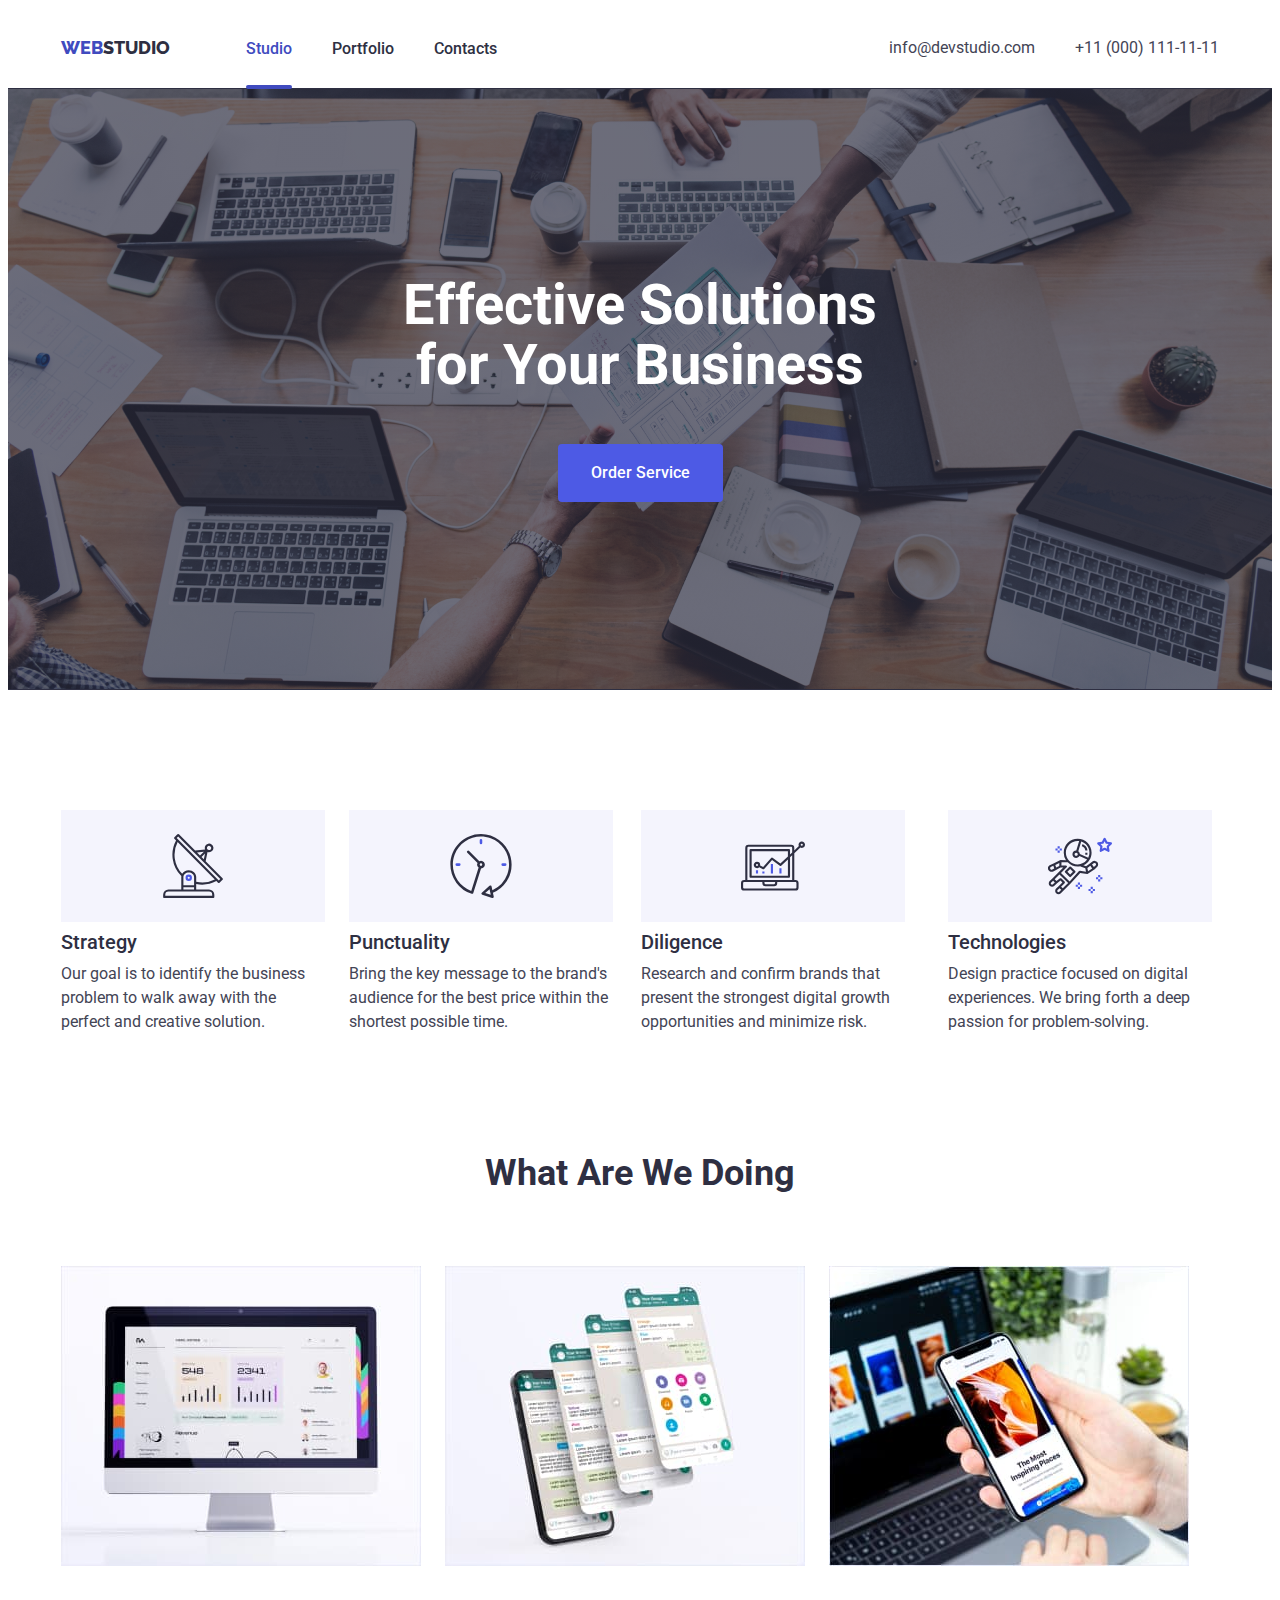
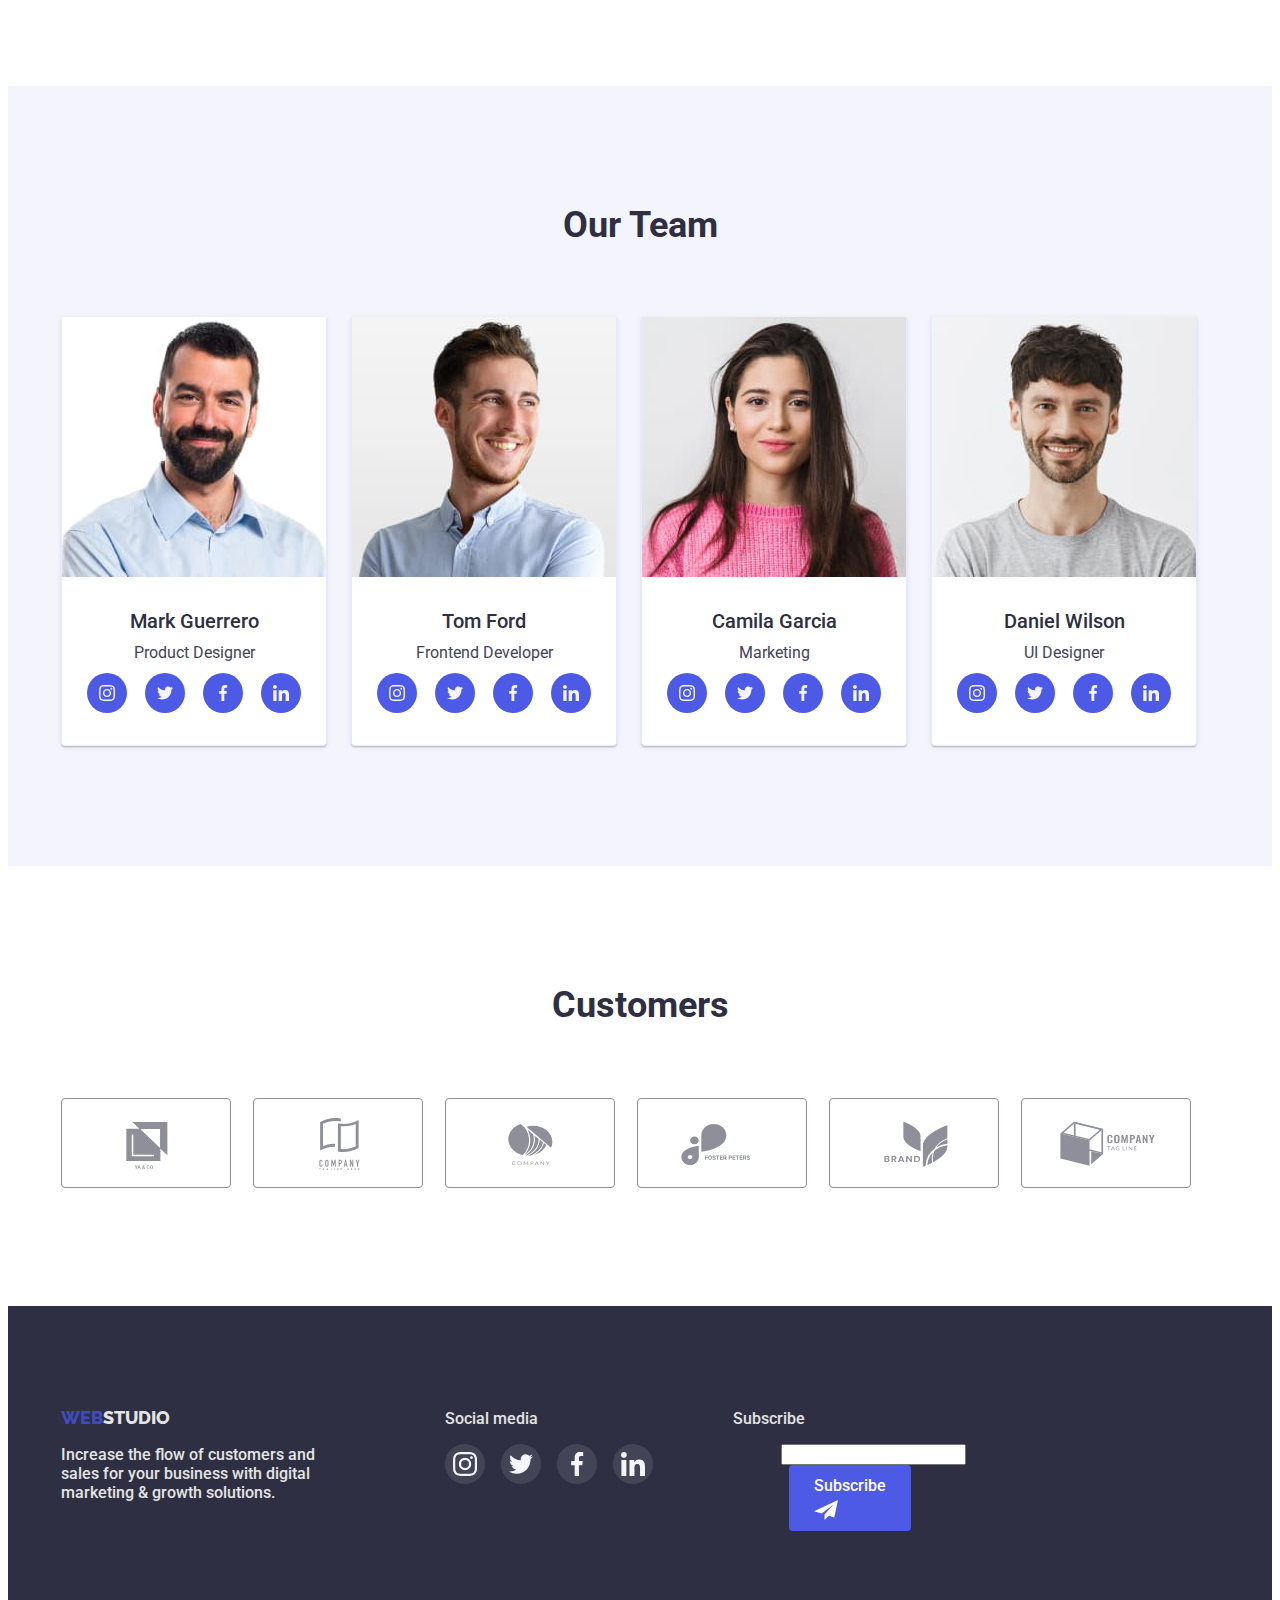
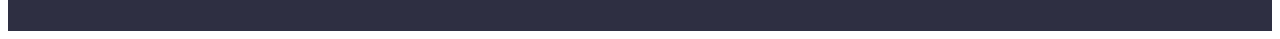
<file: index.html>
<!DOCTYPE html>
<html lang="en">
  <head>
    <meta charset="UTF-8" />
    <meta http-equiv="X-UA-Compatible" content="IE=edge" />
    <meta name="viewport" content="width=device-width, initial-scale=1.0" />
    <title>Document</title>
    <link
      href="https://fonts.googleapis.com/css2?family=Raleway:wght@800&family=Roboto:wght@400;500;700;900&display=swap"
      rel="stylesheet"
    />
    <link
      rel="stylesheet"
      href="https://cdnjs.cloudflare.com/ajax/libs/modern-normalize/1.1.0/modern-normalize.min.css"
      integrity="sha512-wpPYUAdjBVSE4KJnH1VR1HeZfpl1ub8YT/NKx4PuQ5NmX2tKuGu6U/JRp5y+Y8XG2tV+wKQpNHVUX03MfMFn9Q=="
      crossorigin="anonymous"
      referrerpolicy="no-referrer"
    />
    <link rel="stylesheet" href="./css/styles.css" />
  </head>
  <body class="body">
    <header>
      <div class="container header">
        <nav class="nav-header">
          <a href="./index.html" class="title">
            <span class="titleblue">WEB</span>STUDIO</a
          >

          <ul class="site-nav">
            <li class="item-nav">
              <a class="navigation current" href="./index.html"> Studio </a>
            </li>
            <li class="item-nav">
              <a class="navigation" href="./portfolio.html"> Portfolio </a>
            </li>
            <li class="item-nav">
              <a href="" class="navigation"> Contacts </a>
            </li>
          </ul>
        </nav>
        <address class="address">
          <ul class="site-address">
            <li class="item-adress">
              <a class="address-nav" href="mailto:info@devstudio.com">
                info@devstudio.com
              </a>
            </li>
            <li class="item-address">
              <a class="address-nav" href="tel:+110001111111">
                +11 (000) 111-11-11
              </a>
            </li>
          </ul>
        </address>
      </div>
    </header>

    <main>
      <section class="hero-section">
        <div class="container">
          <h1 class="hero-text">Effective Solutions for Your Business</h1>
          <button type="button" class="hero-button" data-modal-open>
            Order Service
          </button>
        </div>
      </section>

      <section class="section-two">
        <div class="container">
          <h2 class="list-name"></h2>
          <ul class="list-two">
            <li class="list-text">
              <div class="picture-two">
                <svg class="picture">
                  <use href="./images/icons.svg#icon-antenna"></use>
                </svg>
              </div>

              <h3 class="list-item">Strategy</h3>
              <p class="list-skills">
                Our goal is to identify the business problem to walk away with
                the perfect and creative solution.
              </p>
            </li>
            <li class="list-text">
              <div class="picture-two">
                <svg class="picture">
                  <use href="./images/icons.svg#icon-clock"></use>
                </svg>
              </div>

              <h3 class="list-item">Punctuality</h3>
              <p class="list-skills">
                Bring the key message to the brand's audience for the best price
                within the shortest possible time.
              </p>
            </li>
            <li class="list-text">
              <div class="picture-two">
                <svg class="picture">
                  <use href="./images/icons.svg#icon-diagram"></use>
                </svg>
              </div>

              <h3 class="list-item">Diligence</h3>
              <p class="list-skills">
                Research and confirm brands that present the strongest digital
                growth opportunities and minimize risk.
              </p>
            </li>
            <li class="list-text">
              <div class="picture-two">
                <svg class="picture">
                  <use href="./images/icons.svg#icon-astronaut"></use>
                </svg>
              </div>

              <h3 class="list-item">Technologies</h3>
              <p class="list-skills">
                Design practice focused on digital experiences. We bring forth a
                deep passion for problem-solving.
              </p>
            </li>
          </ul>
        </div>
      </section>

      <section class="section-three">
        <div class="container">
          <h2 class="title-three">What Are We Doing</h2>
          <ul class="list-three">
            <li class="list-img">
              <img src="./images/PC.jpg" alt="pc" width="360" />
            </li>
            <li class="list-img">
              <img src="./images/program.jpg" alt="program" width="360" />
            </li>
            <li class="list-img">
              <img src="./images/phone.jpg" alt="phone" width="360" />
            </li>
          </ul>
        </div>
      </section>

      <section class="section-four">
        <div class="container">
          <h2 class="title-four">Our Team</h2>
          <ul class="list-four">
            <li class="list-text-img">
              <img src="./images/Mark.jpg" alt="Mark" width="264" />
              <div class="text-card">
                <h3 class="list-item">Mark Guerrero</h3>
                <p class="list-skills text-four">Product Designer</p>
                <ul class="social-list">
                  <li class="social-item">
                    <a class="social-link">
                      <svg class="social-icon">
                        <use href="./images/icons.svg#icon-instagram"></use>
                      </svg>
                    </a>
                  </li>
                  <li class="social-item">
                    <a class="social-link">
                      <svg class="social-icon">
                        <use href="./images/icons.svg#icon-twitter"></use>
                      </svg>
                    </a>
                  </li>
                  <li class="social-item">
                    <a class="social-link">
                      <svg class="social-icon">
                        <use href="./images/icons.svg#icon-facebook"></use>
                      </svg>
                    </a>
                  </li>
                  <li class="social-item">
                    <a class="social-link">
                      <svg class="social-icon">
                        <use href="./images/icons.svg#icon-linkedin"></use>
                      </svg>
                    </a>
                  </li>
                </ul>
              </div>
            </li>
            <li class="list-text-img">
              <img src="./images/Tom.jpg" alt="Tom" width="264" />
              <div class="text-card">
                <h3 class="list-item">Tom Ford</h3>
                <p class="list-skills text-four">Frontend Developer</p>
                <ul class="social-list">
                  <li class="social-item">
                    <a class="social-link">
                      <svg class="social-icon">
                        <use href="./images/icons.svg#icon-instagram"></use>
                      </svg>
                    </a>
                  </li>
                  <li class="social-item">
                    <a class="social-link">
                      <svg class="social-icon">
                        <use href="./images/icons.svg#icon-twitter"></use>
                      </svg>
                    </a>
                  </li>
                  <li class="social-item">
                    <a class="social-link">
                      <svg class="social-icon">
                        <use href="./images/icons.svg#icon-facebook"></use>
                      </svg>
                    </a>
                  </li>
                  <li class="social-item">
                    <a class="social-link">
                      <svg class="social-icon">
                        <use href="./images/icons.svg#icon-linkedin"></use>
                      </svg>
                    </a>
                  </li>
                </ul>
              </div>
            </li>
            <li class="list-text-img">
              <img src="./images/Camila.jpg" alt="Camila" width="264" />
              <div class="text-card">
                <h3 class="list-item">Camila Garcia</h3>
                <p class="list-skills text-four">Marketing</p>
                <ul class="social-list">
                  <li class="social-item">
                    <a class="social-link">
                      <svg class="social-icon">
                        <use href="./images/icons.svg#icon-instagram"></use>
                      </svg>
                    </a>
                  </li>
                  <li class="social-item">
                    <a class="social-link">
                      <svg class="social-icon">
                        <use href="./images/icons.svg#icon-twitter"></use>
                      </svg>
                    </a>
                  </li>
                  <li class="social-item">
                    <a class="social-link">
                      <svg class="social-icon">
                        <use href="./images/icons.svg#icon-facebook"></use>
                      </svg>
                    </a>
                  </li>
                  <li class="social-item">
                    <a class="social-link">
                      <svg class="social-icon">
                        <use href="./images/icons.svg#icon-linkedin"></use>
                      </svg>
                    </a>
                  </li>
                </ul>
              </div>
            </li>
            <li class="list-text-img">
              <img src="./images/Daniel.jpg" alt="Daniel" width="264" />
              <div class="text-card">
                <h3 class="list-item">Daniel Wilson</h3>
                <p class="list-skills text-four">UI Designer</p>
                <ul class="social-list">
                  <li class="social-item">
                    <a class="social-link">
                      <svg class="social-icon">
                        <use href="./images/icons.svg#icon-instagram"></use>
                      </svg>
                    </a>
                  </li>
                  <li class="social-item">
                    <a class="social-link">
                      <svg class="social-icon">
                        <use href="./images/icons.svg#icon-twitter"></use>
                      </svg>
                    </a>
                  </li>
                  <li class="social-item">
                    <a class="social-link">
                      <svg class="social-icon">
                        <use href="./images/icons.svg#icon-facebook"></use>
                      </svg>
                    </a>
                  </li>
                  <li class="social-item">
                    <a class="social-link">
                      <svg class="social-icon">
                        <use href="./images/icons.svg#icon-linkedin"></use>
                      </svg>
                    </a>
                  </li>
                </ul>
              </div>
            </li>
          </ul>
        </div>
      </section>

      <section class="section-five">
        <div class="container">
          <h2 class="title-four">Customers</h2>
          <ul class="customers-list">
            <li class="customers-item">
              <a href="" class="customers-link">
                <svg class="customers-icon">
                  <use href="./images/icons.svg#icon-Logo"></use>
                </svg>
              </a>
            </li>
            <li class="customers-item">
              <a href="" class="customers-link">
                <svg class="customers-icon">
                  <use href="./images/icons.svg#icon-Logo-1"></use>
                </svg>
              </a>
            </li>
            <li class="customers-item">
              <a href="" class="customers-link">
                <svg class="customers-icon">
                  <use href="./images/icons.svg#icon-Logo-2"></use>
                </svg>
              </a>
            </li>
            <li class="customers-item">
              <a href="" class="customers-link">
                <svg class="customers-icon">
                  <use href="./images/icons.svg#icon-Logo-3"></use>
                </svg>
              </a>
            </li>
            <li class="customers-item">
              <a href="" class="customers-link">
                <svg class="customers-icon">
                  <use href="./images/icons.svg#icon-Logo-4"></use>
                </svg>
              </a>
            </li>
            <li class="customers-item">
              <a href="" class="customers-link">
                <svg class="customers-icon">
                  <use href="./images/icons.svg#icon-Logo-5"></use>
                </svg>
              </a>
            </li>
          </ul>
        </div>
      </section>
    </main>

    <footer class="footer">
      <div class="container footer-block">
        <div class="footer-container">
          <div class="footer-text">
            <a href="./index.html" class="title-footer">
              <span class="titleblue">WEB</span>STUDIO</a
            >
            <p class="list-footer">
              Increase the flow of customers and sales for your business with
              digital marketing & growth solutions.
            </p>
          </div>
        </div>

        <div class="footer-social">
          <h4 class="footer-title">Social media</h4>
          <ul class="footer-social-list">
            <li class="footer-social-item">
              <a class="footer-social-link">
                <svg class="footer-social-icon">
                  <use href="./images/icons.svg#icon-instagram"></use>
                </svg>
              </a>
            </li>
            <li class="footer-social-item">
              <a class="footer-social-link">
                <svg class="footer-social-icon">
                  <use href="./images/icons.svg#icon-twitter"></use>
                </svg>
              </a>
            </li>
            <li class="footer-social-item">
              <a class="footer-social-link">
                <svg class="footer-social-icon">
                  <use href="./images/icons.svg#icon-facebook"></use>
                </svg>
              </a>
            </li>
            <li class="footer-social-item">
              <a class="footer-social-link">
                <svg class="footer-social-icon">
                  <use href="./images/icons.svg#icon-linkedin"></use>
                </svg>
              </a>
            </li>
          </ul>
        </div>

        <div class="footer-subskribe">
          <h4 class="footer-title">Subscribe</h4>

          <form name="subskribe">
            <label for="e-mail">E-mail <input type="e-mail" /> </label>

            <button type="submit" class="button-subscribe">
              Subscribe
              <svg class="subskribe-icon">
                <use href="./images/icons.svg#icon-subcribe"></use>
              </svg>
            </button>
          </form>
        </div>
      </div>
    </footer>

    <div class="backdrop is-hidden" data-modal>
      <div class="modal">
        <button type="button" class="modal-close" data-modal-close>
          <svg class="svg-close">
            <use href="./images/icons.svg#icon-close"></use>
          </svg>
        </button>
        <div class="modal-forma">
          <h4 class="modal-title">
            Leave your contacts and we will call you back
          </h4>
          <form class="form" name="contact-form">
            <div class="name-list">
              <label class="form-label" for="user-name">Name</label>
              <input
                class="form-input"
                type="text"
                name="user-name"
                id="user-name"
                required
              />
              <svg class="form-img">
                <use href="./images/icons.svg#icon-Frame"></use>
              </svg>
            </div>

            <div class="name-list">
              <label class="form-label" for="user-phone">Phone</label>
              <input
                class="form-input"
                type="text"
                name="user-phone"
                id="user-name"
                required
              />
              <svg class="form-img">
                <use href="./images/icons.svg#icon-phone-black"></use>
              </svg>
            </div>

            <div class="name-list">
              <label class="form-label" for="user-message">Email</label>
              <input
                class="form-input"
                type="text"
                name="user-message"
                id="user-name"
                required
              />
              <svg class="form-img">
                <use href="./images/icons.svg#icon-email-black"></use>
              </svg>
            </div>

            <div class="name-list">
              <label class="form-label" for="user-comments">Coments</label>
              <textarea
                class="form-input"
                name="user-comments"
                id="user-comments"
                placeholder="Text-imput"
              ></textarea>
            </div>
            <div>
              <label class="accept"> I accept the terms and conditions of the <a class="privacy-policy"> Privacy Policy</a></label>
              <input type="checkbox" name="Privacy Policy" >
            </div>
            <button type="submit" class="button-send">Send</button>


          </form>
        </div>
      </div>
      
    </div>

    <script src="./modal.js"></script>
  </body>
</html>
</file>
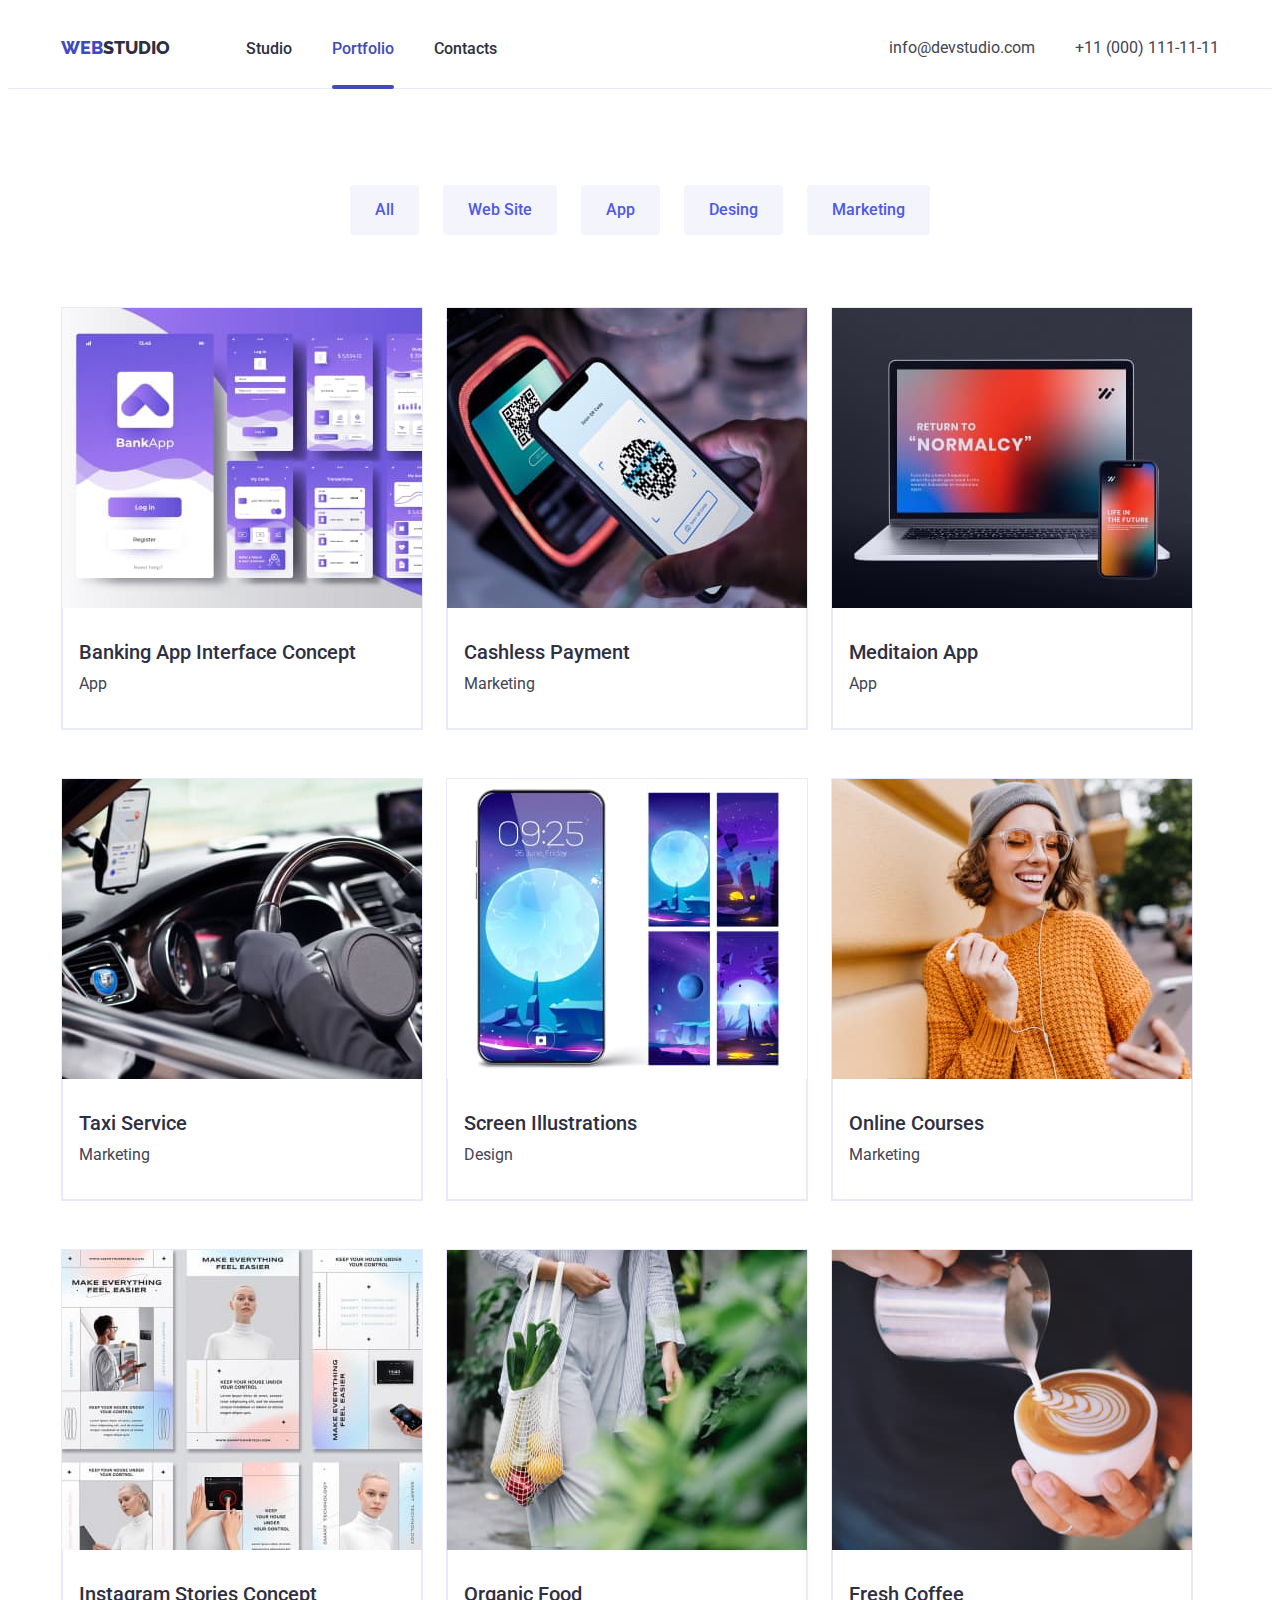
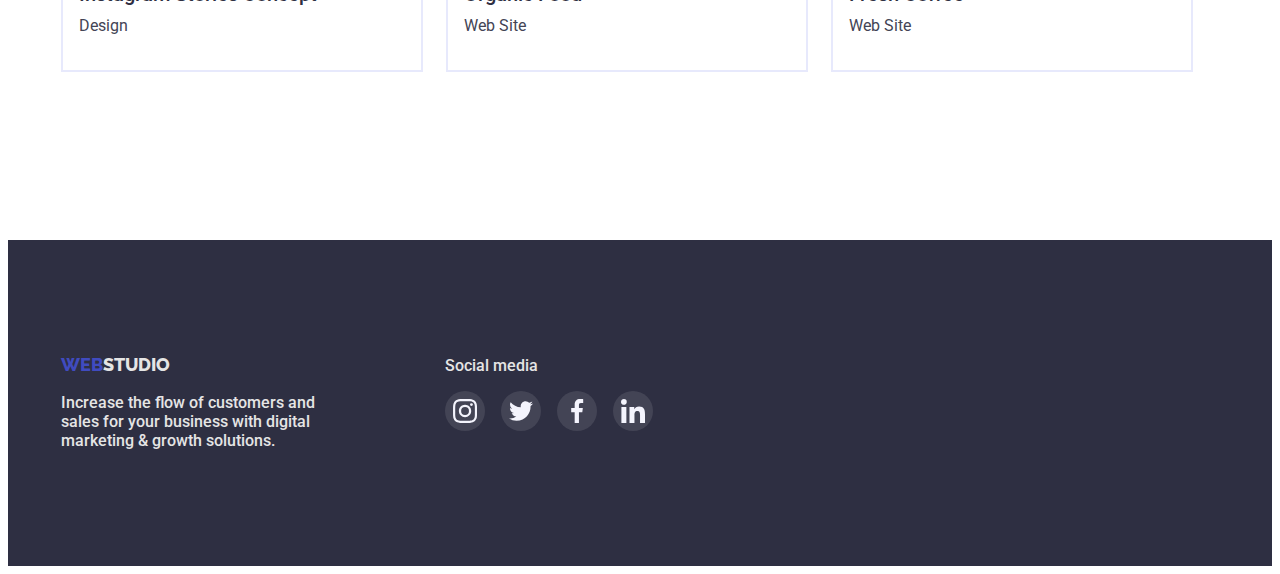
<file: portfolio.html>
<!DOCTYPE html>
<html lang="en">
  <head>
    <meta charset="UTF-8" />
    <meta http-equiv="X-UA-Compatible" content="IE=edge" />
    <meta name="viewport" content="width=device-width, initial-scale=1.0" />
    <title>Document</title>
    <link
      href="https://fonts.googleapis.com/css2?family=Raleway:wght@800&family=Roboto:wght@400;500;700;900&display=swap"
      rel="stylesheet"
    />
    <link
      rel="stylesheet"
      href="https://cdnjs.cloudflare.com/ajax/libs/modern-normalize/1.1.0/modern-normalize.min.css"
      integrity="sha512-wpPYUAdjBVSE4KJnH1VR1HeZfpl1ub8YT/NKx4PuQ5NmX2tKuGu6U/JRp5y+Y8XG2tV+wKQpNHVUX03MfMFn9Q=="
      crossorigin="anonymous"
      referrerpolicy="no-referrer"
    />
    <link rel="stylesheet" href="./css/styles.css" />
  </head>

  <body>
    <body class="body">
    <header class="header-portfolio">
      <div class="container header ">
        <nav class="nav-header" >
          <a href="./index.html" class="title">
            <span class="titleblue">WEB</span>STUDIO</a>

          <ul class="site-nav">
            <li class="item-nav">
              <a class="navigation" href="./index.html"> Studio </a>
            </li>
            <li class="item-nav">
              <a class="navigation current" href="./portfolio.html"> Portfolio </a>
            </li>
            <li class="item-nav">
              <a href="" class="navigation"> Contacts </a>
            </li>
          </ul>
        </nav>
        <address class="address">
          <ul class="site-address">
            <li class="item-adress">
              <a class="address-nav" href="mailto:info@devstudio.com">
                info@devstudio.com
              </a>
            </li>
            <li class="item-address">
              <a class="address-nav" href="tel:+110001111111">
                +11 (000) 111-11-11
              </a>
            </li>
          </ul>
        </address>
      </div>
    </header>

    <main>
      <div class="container">
        <section class="section-portfolio">
        <ul class="list-button">
          <li class="btn">
            <button type="button" class="button-portfolio">All</button></li>
          <li class="btn">
            <button type="button" class="button-portfolio">Web Site</button>
          </li>
          <li class="btn">
            <button type="button" class="button-portfolio">App</button></li>
          <li class="btn">
            <button type="button" class="button-portfolio">Desing</button>
          </li>
          <li class="btn">
            <button type="button" class="button-portfolio">Marketing</button>
          </li>
        </ul>
        <ul class="portfolio-list-img">
          <li class="portfolio-img">
            <a href="" class="link-card thum-link">
              <div class="card-info">
                <img src="./images/img1.jpg" alt="img1" width="360" />
              <div class="text-info">
                <p class="text-box">
                  14 Stylish and User-Friendly App Design Concepts ·
                   Task Manager App · Calorie Tracker App ·
                    Exotic Fruit Ecommerce App · 
                    Cloud Storage App
                </p>
              </div>
              </div>
            <div class="postcard-prtf">
              <h3 class="list-item-portfolio">Banking App Interface Concept</h3>
            <p class="list-skills-portfolio">App</p>         
            </div>
            </a>
            
          </li>
          <li class="portfolio-img">
            <a href="" class="link-card thum-link">
              <div class="card-info">
                <img src="./images/img2.jpg" alt="img2" width="360" />
              <div class="text-info">
                <p class="text-box">
                  14 Stylish and User-Friendly App Design Concepts ·
                   Task Manager App · Calorie Tracker App ·
                    Exotic Fruit Ecommerce App · 
                    Cloud Storage App
                </p>
              </div>
              </div>
            <div class="postcard-prtf">
              <h3 class="list-item-portfolio">Cashless Payment</h3>
            <p class="list-skills-portfolio">Marketing</p>
            </div>
            </a>
            
            
          </li>
          <li class="portfolio-img">
            <a href="" class="link-card thum-link">
              <div class="card-info">
                <img src="./images/img3.jpg" alt="img3" width="360" />
              <div class="text-info">
                <p class="text-box">
                  14 Stylish and User-Friendly App Design Concepts ·
                   Task Manager App · Calorie Tracker App ·
                    Exotic Fruit Ecommerce App · 
                    Cloud Storage App
                </p>
              </div>
              </div>
            <div class="postcard-prtf">
              <h3 class="list-item-portfolio">Meditaion App</h3>
            <p class="list-skills-portfolio">App</p>
            </div>
            </a>
            
            
          </li>
          <li class="portfolio-img">
            <a href="" class="link-card thum-link">
              <div class="card-info">
                <img src="./images/img4.jpg" alt="img4" width="360" />
              <div class="text-info">
                <p class="text-box">
                  14 Stylish and User-Friendly App Design Concepts ·
                   Task Manager App · Calorie Tracker App ·
                    Exotic Fruit Ecommerce App · 
                    Cloud Storage App
                </p>
              </div>
              </div>
            <div class="postcard-prtf">
              <h3 class="list-item-portfolio">Taxi Service</h3>
            <p class="list-skills-portfolio">Marketing</p>
            </div>
            
            </a>
            
          </li>
          <li class="portfolio-img">
            <a href="" class="link-card thum-link">
              <div class="card-info">
                <img src="./images/img5.jpg" alt="img5" width="360" />
              <div class="text-info">
                <p class="text-box">
                  14 Stylish and User-Friendly App Design Concepts ·
                   Task Manager App · Calorie Tracker App ·
                    Exotic Fruit Ecommerce App · 
                    Cloud Storage App
                </p>
              </div>
              </div>
            <div class="postcard-prtf">
              <h3 class="list-item-portfolio">Screen Illustrations</h3>
            <p class="list-skills-portfolio">Design</p>
            </div>
            </a>
            
            
          </li>
          <li class="portfolio-img">
            <a href="" class="link-card thum-link">
              <div class="card-info">
                <img src="./images/img6.jpg" alt="img6" width="360" />
              <div class="text-info">
                <p class="text-box">
                  14 Stylish and User-Friendly App Design Concepts ·
                   Task Manager App · Calorie Tracker App ·
                    Exotic Fruit Ecommerce App · 
                    Cloud Storage App
                </p>
              </div>
              </div>
            <div class="postcard-prtf">
              <h3 class="list-item-portfolio">Online Courses</h3>
            <p class="list-skills-portfolio">Marketing</p>
            </div>
            </a>
            
            
          </li>
          <li class="portfolio-img">
            <a href="" class="link-card thum-link">
              <div class="card-info">
                <img src="./images/img7.jpg" alt="img7" width="360" />
              <div class="text-info">
                <p class="text-box">
                  14 Stylish and User-Friendly App Design Concepts ·
                   Task Manager App · Calorie Tracker App ·
                    Exotic Fruit Ecommerce App · 
                    Cloud Storage App
                </p>
              </div>
              </div>
            <div class="postcard-prtf">
              <h3 class="list-item-portfolio">Instagram Stories Concept</h3>
            <p class="list-skills-portfolio">Design</p>
            </div>
            </a>
            
            
          </li>
          <li class="portfolio-img">
            <a href="" class="link-card thum-link">
              <div class="card-info">
                <img src="./images/img8.jpg" alt="img8" width="360" />
              <div class="text-info">
                <p class="text-box">
                  14 Stylish and User-Friendly App Design Concepts ·
                   Task Manager App · Calorie Tracker App ·
                    Exotic Fruit Ecommerce App · 
                    Cloud Storage App
                </p>
              </div>
              </div>
            <div class="postcard-prtf">
              <h3 class="list-item-portfolio">Organic Food</h3>
            <p class="list-skills-portfolio">Web Site</p>
            </div>
            </a>
            
            
          </li>
          <li class="portfolio-img">
            <a href="" class="link-card thum-link">
              <div class="card-info">
                <img src="./images/img9.jpg" alt="img9" width="360" />
              <div class="text-info">
                <p class="text-box">
                  14 Stylish and User-Friendly App Design Concepts ·
                   Task Manager App · Calorie Tracker App ·
                    Exotic Fruit Ecommerce App · 
                    Cloud Storage App
                </p>
              </div>
              </div>
            <div class="postcard-prtf">
              <h3 class="list-item-portfolio">Fresh Coffee</h3>
            <p class="list-skills-portfolio">Web Site</p>
            </div>
            </a>
            
            
          </li>
        </ul>
      </section>

          </div>
      
    </main>
    <footer class="footer">
      <div class="container footer-block">
        <div class="footer-container">
          <div class="footer-text">
            <a href="./index.html" class="title-footer">
              <span class="titleblue">WEB</span>STUDIO</a>
            <p class="list-footer">
              Increase the flow of customers and sales for your business with
              digital marketing & growth solutions.
            </p>

          </div>
          
        </div>
        
        <div class="footer-social">
            <h4 class="list-footer">Social media</h4>
             <ul class="footer-social-list">
                  <li class="footer-social-item">
                    <a class="footer-social-link">
                      <svg class="footer-social-icon">
                        <use href="./images/icons.svg#icon-instagram"></use>
                      </svg>
                    </a>
                  </li>
                  <li class="footer-social-item">
                    <a class="footer-social-link">
                      <svg class="footer-social-icon">
                        <use href="./images/icons.svg#icon-twitter"></use>
                      </svg>
                    </a>
                  </li>
                  <li class="footer-social-item">
                    <a class="footer-social-link">
                      <svg class="footer-social-icon">
                        <use href="./images/icons.svg#icon-facebook"></use>
                      </svg>
                    </a>
                  </li>
                  <li class="footer-social-item">
                    <a class="footer-social-link">
                      <svg class="footer-social-icon">
                        <use href="./images/icons.svg#icon-linkedin"></use>
                      </svg>
                    </a>
                  </li>
                </ul>
               </div>
               
         
      </div>
    </footer>
  </body>
</html>
</file>
<file: css/styles.css>
:root {
  --background-color: #e5e5e5;
  --title-text-color: #2e2f42;
  --text-color: #434455;
  --accent-color: #404bbf;
  --background-color-button: #f4f4fd;
  --white-color: #ffffff;
  --social-color: #4d5ae5;
  --hover-social: #404bbf;
  --hover-footer: #31d0aa;
  --color-customers: #8e8f99;
  --modal-bcg: #fcfcfc;
}

body {
  font-family: "Roboto", sans-serif;
  color: var(--title-text-color);
}

ul {
  padding: 0;
  margin: 0;
  list-style-type: none;
}

a {
  cursor: pointer;
}

h1,
h2,
h3,
h4,
p,
a {
  margin: 0px;
}

img {
  display: block;
  width: 100%;
}

/*container*/
.container {
  padding: 0px 15px;
  margin-left: auto;
  margin-right: auto;
  max-width: 1158px;
}

/*Header*/

.title {
  font-family: "Raleway", sans-serif;
  font-weight: 800;
  font-size: 18px;
  line-height: 1.8;
  color: var(--title-text-color);
  text-decoration: none;
  padding-top: 24px;
  padding-bottom: 24px;
  margin-right: 76px;
}

.titleblue {
  color: var(--accent-color);
}

.header {
  display: flex;
  align-items: center;
  font-weight: 500;
}

.nav-header {
  display: flex;
}

.site-nav {
  display: flex;
  align-items: center;
}
.item-nav {
  margin-right: 40px;
}

.item-nav:last-child {
  margin-right: 0;
}

.navigation {
  position: relative;
  display: block;
  color: var(--title-text-color);
  text-decoration: none;
  padding: 24px 0;

  justify-content: center;
  transition: color 250ms cubic-bezier(0.4, 0, 0.2, 1);
}

.navigation.current::after {
  content: "";
  position: absolute;
  bottom: -7px;
  display: block;
  width: 100%;
  height: 4px;
  background-color: currentColor;
  border-radius: 2px;
}

.navigation.current {
  position: relative;
  display: block;
  color: var(--hover-social);
  text-decoration: none;
  padding: 24px 0;

  justify-content: center;
}

.navigation:hover,
.navigation:focus {
  color: var(--accent-color);
  animation-duration: 250ms;
}

.item-adress {
  margin-right: 40px;
}

.site-address .item + .item {
  margin-right: 40px;
}
.address-nav {
  display: block;

  padding-top: 24px;
  padding-bottom: 24px;
  color: var(--text-color);
  font-size: 16px;
  line-height: 1.5;
  text-decoration: none;
  font-weight: 400;

  transition: color 250ms cubic-bezier(0.4, 0, 0.2, 1);
}

.address-nav:hover,
.address-nav:focus {
  color: var(--accent-color);
}

.site-address {
  display: flex;
}

.address {
  font-style: normal;
  margin-left: auto;
}
/*body*/

.hero-section {
  margin: 0 auto;
  max-width: 1440px;
  padding-top: 188px;
  padding-bottom: 188px;
  background-color: var(--title-text-color);
  align-items: center;
  background-image: linear-gradient(
      to right,
      rgba(46, 47, 66, 0.7),
      rgba(46, 47, 66, 0.7)
    ),
    url(../images/people-office.jpg);
  background-repeat: no-repeat;
  background-position: center;
}

.hero-text {
  color: var(--white-color);
  font-weight: 700;
  font-size: 56px;
  line-height: 1.07;
  max-width: 494px;
  left: 473px;
  top: 260px;
  margin: 0 auto;
  margin-bottom: 48px;
  text-align: center;
}

.hero-button {
  padding: 16px 32px;
  border-radius: 4px;
  text-align: center;
  border: 1px solid transparent;

  margin: 0 auto;
  display: block;

  font-family: inherit;
  font-weight: 500;
  font-size: 16px;
  line-height: 1.5;
  background-color: var(--social-color);
  color: var(--white-color);
  cursor: pointer;

  transition: box-shadow 250ms cubic-bezier(0.4, 0, 0.2, 1),
    background-color 250ms cubic-bezier(0.4, 0, 0.2, 1);
}

.hero-button:hover,
.hero-button:focus {
  background-color: var(--accent-color);
}

/*sectio two*/

.section-two {
  padding-top: 120px;
}
.picture-two {
  width: 264px;
  height: 112px;
  display: flex;
  margin-bottom: 8px;
  gap: 24px;
  align-items: center;
  justify-content: center;
  background-color: var(--background-color-button);
  margin-bottom: 8px;
}

.picture {
  display: block;
  width: 64px;
  height: 64px;
}

.list-two {
  display: flex;
}

.list-text:not(:last-child) {
  margin-right: 24px;
}

.list-name {
  margin-top: 0;
  margin-bottom: 0;
}

.list-item {
  font-weight: 500;
  font-size: 20px;
  line-height: 1.2;

  margin-bottom: 8px;
}

.list-skills {
  font-weight: 400;
  font-size: 16px;
  line-height: 1.5;
  color: var(--text-color);
  margin-top: 0;
}

/*section-three*/

.section-three {
  padding-top: 120px;
  padding-bottom: 120px;
}

.list-three {
  display: flex;
}

.list-img:not(:last-child) {
  margin-right: 24px;
}

.title-three {
  margin-bottom: 72px;
  text-align: center;

  font-weight: 700;
  font-size: 36px;
  line-height: 1.1;
}

/*section-four*/

.section-four {
  padding-top: 120px;
  padding-bottom: 120px;
}

.list-four {
  display: flex;
}

.list-text-img {
  background-color: var(--white-color);
  border-left: 1px solid #e7e9fc;
  border-bottom: 1px solid #e7e9fc;
  border-right: 1px solid #e7e9fc;
  box-shadow: 0px 1px 6px rgba(46, 47, 66, 0.08),
    0px 1px 1px rgba(46, 47, 66, 0.16), 0px 2px 1px rgba(46, 47, 66, 0.08);
  border-radius: 0px 0px 4px 4px;
}
.text-four {
  margin-bottom: 8px;
}

.list-text-img:not(:last-child) {
  margin-right: 24px;
}

.section-four {
  background-color: #f4f4fd;
}

.text-card {
  text-align: center;
  padding: 32px 16px;
}

.title-four {
  margin-bottom: 72px;
  text-align: center;

  font-weight: 700;
  font-size: 36px;
  line-height: 1.1;
}

.social-card {
  margin: 8px 16px 32px 16px;
}
.social-list {
  display: flex;
  justify-content: space-around;
}

.social-item {
  width: 40px;
  height: 40px;
}

.social-link {
  display: flex;
  width: 100%;
  height: 100%;
  justify-content: center;
  align-items: center;
  background-color: var(--social-color);
  border-radius: 50%;

  transition: background-color 250ms cubic-bezier(0.4, 0, 0.2, 1);
}

.social-icon {
  width: 16px;
  height: 16px;
  fill: var(--background-color-button);
}

.social-link:hover,
.social-link:focus {
  background-color: var(--hover-social);
}

/*five-section*/
.section-five {
  padding-top: 120px;
}

.customers-item {
  width: 168px;
  height: 88px;
}

.customers-list {
  display: flex;
  gap: 24px;
  padding-bottom: 120px;
}

.customers-link {
  width: 100%;
  height: 100%;
  display: flex;
  border: solid 1px var(--color-customers);
  border-radius: 4px;
  justify-content: center;
  align-items: center;
  fill: var(--color-customers);

  transition: border 250ms cubic-bezier(0.4, 0, 0.2, 1),
    fill 250ms cubic-bezier(0.4, 0, 0.2, 1);
}

.customers-icon {
  width: 104px;
  height: 56px;
}

.customers-link:hover,
.customers-link:focus {
  fill: var(--accent-color);
  border-color: var(--accent-color);
}

/*footer*/

.footer {
  background: var(--title-text-color);
  padding: 100px 0px;
}

.footer-block {
  display: flex;
  align-items: baseline;
}

.title-footer {
  font-family: "Raleway", sans-serif;
  font-weight: 800;
  font-size: 18px;
  line-height: 1.3;
  color: var(--background-color);
  text-decoration: none;
}

.list-footer {
  margin-top: 16px;
  margin-bottom: 0;
  width: 264px;
  padding-bottom: 16px;

  font-weight: 500;
  font-size: 16px;
  line-height: 1, 5;
  color: var(--background-color);
}

.footer-social {
  margin-left: 120px;
}

.footer-title {
  font-weight: 500;
  font-size: 16px;
  line-height: 1, 5;
  color: var(--background-color);

  margin-bottom: 16px;
}

.footer-social-list {
  display: flex;
  gap: 16px;
}

.footer-social-item {
  width: 40px;
  height: 40px;
  display: inline-block;
}

.footer-social-link {
  display: flex;
  width: 100%;
  height: 100%;
  justify-content: center;
  align-items: center;
  background-color: rgba(255, 255, 255, 0.1);
  border-radius: 50%;
  gap: 16px;

  transition: background-color 250ms cubic-bezier(0.4, 0, 0.2, 1);
}

.footer-social-link:hover,
.footer-social-link:focus {
  background-color: var(--hover-footer);
}

.footer-social-icon {
  width: 24px;
  height: 24px;

  fill: var(--background-color-button);
}

.footer-subskribe {
  margin-left: 80px;
}

.subskribe-icon {
  width: 24px;
  height: 24px;
  fill: var(--white-color);
  display: flex;
  justify-content: center;
  align-items: center;
}

.button-subscribe {
  padding: 8px 24px;
  border-radius: 4px;
  text-align: center;
  border: 1px solid transparent;

  margin: 0 auto;
  display: block;

  font-family: inherit;
  font-weight: 500;
  font-size: 16px;
  line-height: 1.5;
  background-color: var(--social-color);
  color: var(--white-color);
  cursor: pointer;

  transition: box-shadow 250ms cubic-bezier(0.4, 0, 0.2, 1),
    background-color 250ms cubic-bezier(0.4, 0, 0.2, 1);
}

.button-subscribe:hover,
.button-subscribe:focus {
  background-color: var(--accent-color);
}

/*portfolio*/

.header-portfolio {
  border-bottom: 1px solid #e7e9fc;
}

.section-portfolio {
  padding-top: 96px;
  padding-bottom: 120px;
  width: 1158px;
}

.list-button {
  display: flex;
  justify-content: center;
  margin-bottom: 72px;
}

.btn:not(:last-child) {
  margin-right: 24px;
}

.button-portfolio {
  background: var(--background-color-button);
  color: var(--social-color);
  font-weight: 500;
  font-family: inherit;
  font-size: 16px;
  line-height: 1.5;
  cursor: pointer;
  padding: 12px 24px;

  border: 1px solid transparent;
  border-radius: 4px;

  transition: color 250ms cubic-bezier(0.4, 0, 0.2, 1),
    background-color 250ms cubic-bezier(0.4, 0, 0.2, 1);
}

.button-portfolio:hover,
.button-portfolio:focus {
  background-color: var(--accent-color);
  color: var(--white-color);
  box-shadow: 0px 3px 1px rgba(0, 0, 0, 0.1), 0px 2px 1px rgba(0, 0, 0, 0.08),
    0px 2px 2px rgba(0, 0, 0, 0.12);
}

.portfolio-list-img {
  display: flex;
  flex-wrap: wrap;
}

.portfolio-img:not(:last-child) {
  margin-right: 23px;
}

.portfolio-img {
  border: 1px solid #e7e9fc;
  margin-bottom: 48px;
}

.link-card {
  text-decoration: none;
  display: block;
}

.card-info {
  position: relative;
  overflow: hidden;
}

.text-info {
  position: absolute;
  top: 0;
  left: 0;
  width: 100%;
  height: 100%;
  background-color: var(--social-color);
  color: var(--background-color-button);
  transform: translateY(100%);
  transition-duration: 250ms;
  transition-property: transform;
  transition-timing-function: cubic-bezier(0.4, 0, 0.2, 1);
}

.thum-link:hover .text-info {
  transform: translateY(0);
}

.text-box {
  font-weight: 400;
  font-size: 16px;
  line-height: 1.5;
  padding: 40px 32px 164px 32px;
}

.link-card:hover,
.link-card:focus {
  box-shadow: 0px 1px 6px rgba(46, 47, 66, 0.08),
    0px 1px 1px rgba(46, 47, 66, 0.16), 0px 2px 1px rgba(46, 47, 66, 0.08);
}

.postcard-prtf {
  padding-top: 32px;
  border-left: 1px solid #e7e9fc;
  border-bottom: 1px solid #e7e9fc;
  border-right: 1px solid #e7e9fc;
  padding-left: 16px;
  padding-bottom: 32px;
}

.list-item-portfolio {
  font-weight: 500;
  font-size: 20px;
  line-height: 1.2;
  color: var(--title-text-color);

  margin-bottom: 8px;
}
.list-skills-portfolio {
  font-weight: 400;
  font-size: 16px;
  line-height: 1.5;
  color: var(--text-color);
}

/*Modal*/

.backdrop {
  position: fixed;
  top: 0;
  right: 0;
  width: 100%;
  height: 100%;
  background-color: rgba(46, 47, 66, 0.4);
  display: flex;
  justify-content: center;
  align-items: center;
  transition: opacity 250ms cubic-bezier(0.4, 0, 0.2, 1);
}

.backdrop.is-hidden {
  opacity: 0;
  visibility: hidden;
  pointer-events: none;
}

.modal {
  position: relative;
  width: 100%;
  height: 100%;
  max-width: 408px;
  max-height: 576px;
  background-color: var(--modal-bcg);

  box-shadow: 0px 1px 1px rgba(0, 0, 0, 0.14), 0px 1px 3px rgba(0, 0, 0, 0.12),
    0px 2px 1px rgba(0, 0, 0, 0.2);
  border-radius: 4px;
  transition: opacity 250ms cubic-bezier(0.4, 0, 0.2, 1);
}

.modal-close {
  position: absolute;
  top: 24px;
  right: 24px;
  width: 24px;
  height: 24px;
  border-radius: 50%;
  justify-content: center;
  align-items: center;
  display: flex;
  background-color: #e7e9fc;
  border: 1px solid rgba(0, 0, 0, 0.1);
}

.modal-close:hover,
.modal-close:focus {
  fill: var(--white-color);
  background-color: var(--hover-social);
}

.svg-close {
  width: 8px;
  height: 8px;
}

.modal-title {
  font-style: normal;
  font-weight: 500;
  font-size: 16px;
  line-height: 1.5;
  color: var(--title-text-color);
  padding-bottom: 14px;
}

.modal-forma {
  margin: 72px 24px 16px 24px;
  justify-content: center;
  align-items: center;
}

.name-list {
  color: var(--color-customers);
  width: 360px;
  position: relative;
  
}

.form {
  display: flex;
  flex-wrap: wrap;
  
  /* flex-basis: 100%; */
}



.form-input:hover,
.form-input:focus {
  border-color: var(--social-color);
}

.form-label {
  display: flex;
  padding-top: 4px;
  
}

.form-input {
  border: 1px solid rgba(33, 33, 33, 0.2);
  border-radius: 4px;
  width: 100%;
  
}

.form-img {
  width: 18px;
  height: 24px;
  fill: var(--text-color);
  position: absolute;
}

.form-img:focus,
.form-img:hover {
  fill: var(--social-color);
}

.accept {
  font-weight: 400;
font-size: 12px;
line-height: 1.3;
color: #757575;

}

.privacy-policy {

}

.button-send {
  color: var(--white-color);
  background-color: var(--social-color);
  display: block;
  border: 1px solid transparent;
  cursor: pointer;
}

.button-send:focus,
.button-send:hover {
  background-color: var(--hover-social);
}
</file>
